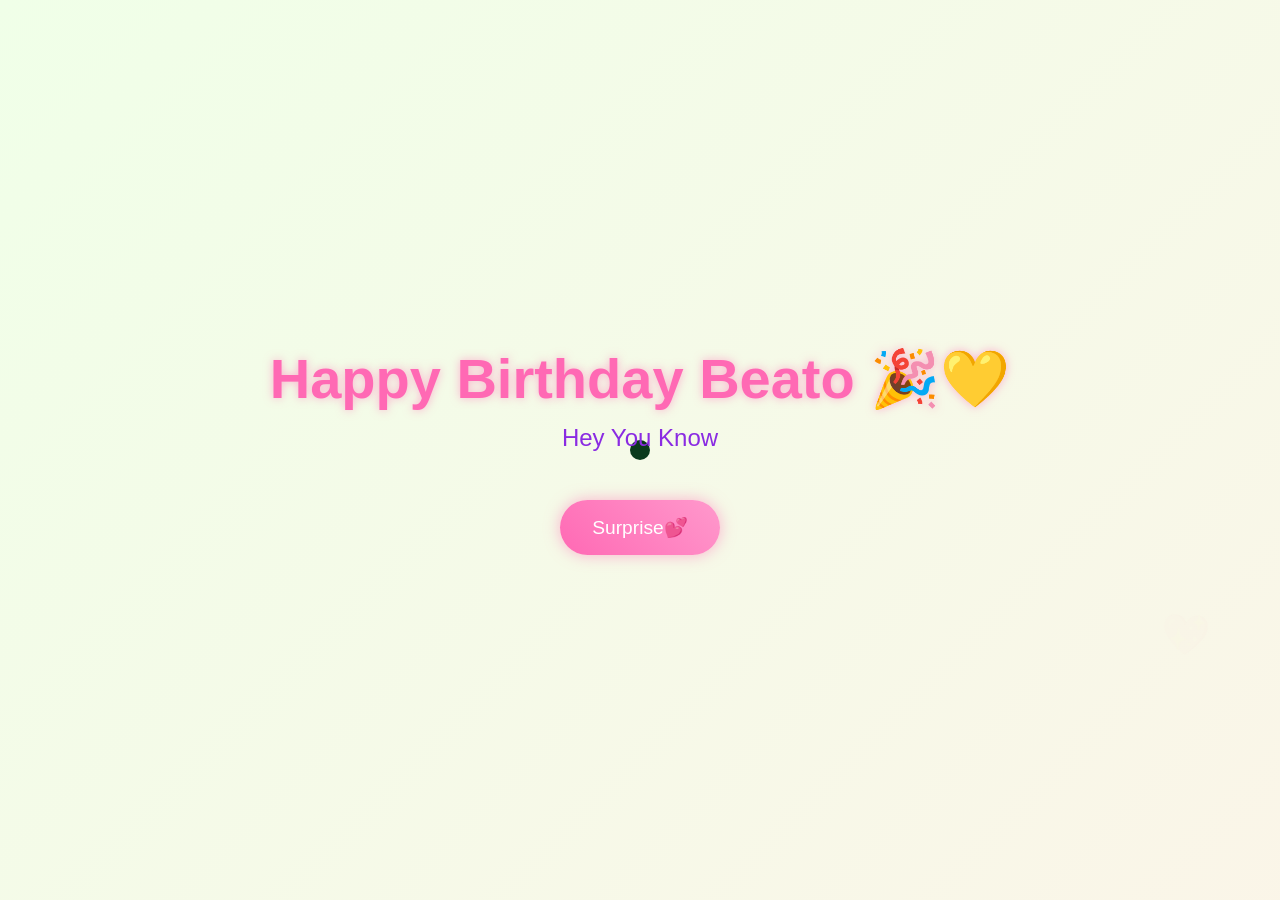
<file: index.html>
<!DOCTYPE html>
<html lang="en">
<head>
    <meta charset="UTF-8">
    <meta name="viewport" content="width=device-width, initial-scale=1.0">
    <title>Happy Birthday</title>
    <script src="https://cdnjs.cloudflare.com/ajax/libs/gsap/3.12.2/gsap.min.js"></script>
    <link rel="stylesheet" href="style.css">
    <style>
        /* Hide the notice by default (for laptops/desktops) */
        .experience-notice {
            display: none;
            width: 100%;
            text-align: center;
            padding: 12px 0;
            font-size: 0.85rem;
            color: #444;
            background: #fffbe6; /* Light yellow warning vibe */
            border-bottom: 1px solid #ffe58f;
            font-family: sans-serif;
            position: relative;
            z-index: 1000;
        }

        /* Only show the notice on screens smaller than 768px (phones/tablets) */
        @media only screen and (max-width: 768px) {
            .experience-notice {
                display: block;
            }
        }
    </style>
</head>
<body>
    <!-- This will only be visible on mobile -->
    <div class="experience-notice">
        💻 For the best experience, use a laptop
    </div>

    <div class="cursor"></div>
    <div class="container">
        <h1>Happy Birthday Beato 🎉💛</h1>
        <div class="greeting"></div>
        <button class="cta-button">Surprise💕</button>
    </div>

    <script src="script.js"></script>
</body>
</html>
</file>
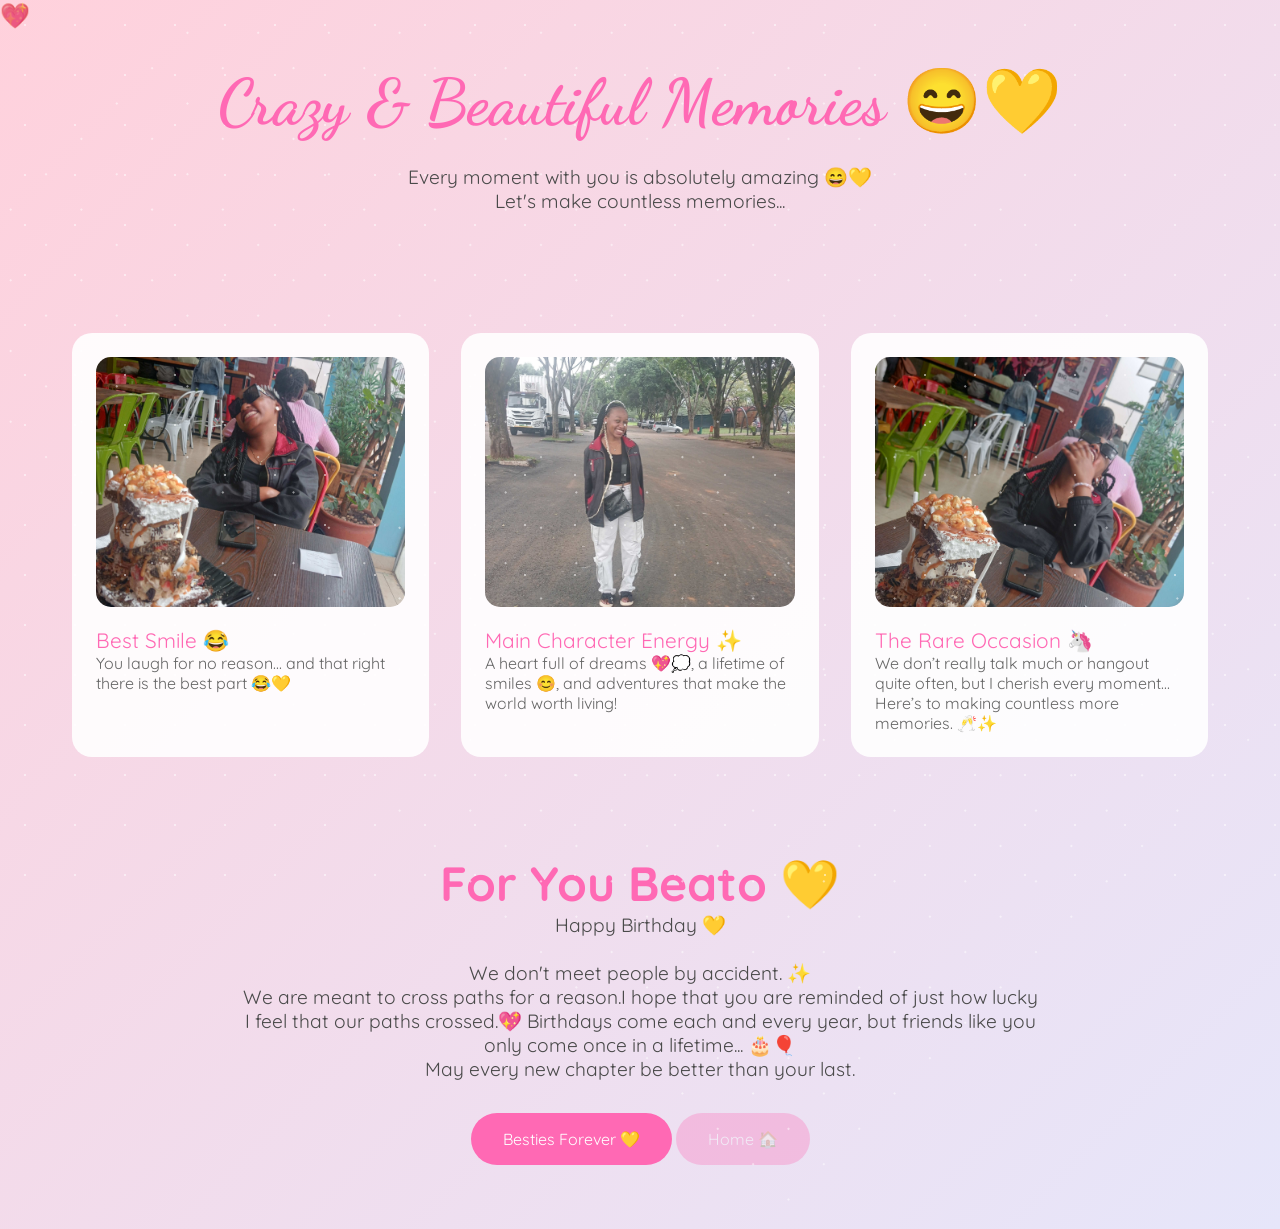
<file: last.html>
<!DOCTYPE html>
<html lang="en">

<head>
    <meta charset="UTF-8">
    <meta name="viewport" content="width=device-width, initial-scale=1.0">
    <title>Our Crazy Memories 😄💛</title>
    <style>
        @import url('https://fonts.googleapis.com/css2?family=Dancing+Script:wght@700&family=Quicksand:wght@300;400;500;600&display=swap');

        * {
            margin: 0;
            padding: 0;
            box-sizing: border-box;
        }

        body {
            min-height: 100vh;
            background: linear-gradient(135deg,
                    #ffd1dc 0%,
                    #e6e6fa 25%,
                    #ffefd5 50%,
                    #e6e6fa 75%,
                    #ffd1dc 100%);
            background-size: 400% 400%;
            animation: gradientFlow 15s ease infinite;
            font-family: 'Quicksand', sans-serif;
            overflow-x: hidden;
            color: #4a4a4a;
        }

        @keyframes gradientFlow {
            0% { background-position: 0% 50%; }
            50% { background-position: 100% 50%; }
            100% { background-position: 0% 50%; }
        }

        .magic-sparkles {
            position: fixed;
            top: 0;
            left: 0;
            width: 100%;
            height: 100%;
            pointer-events: none;
            z-index: 1;
        }

        .magic-sparkles::before,
        .magic-sparkles::after {
            content: '';
            position: absolute;
            width: 100%;
            height: 100%;
            background-image: radial-gradient(circle, white 1px, transparent 1px);
            background-size: 50px 50px;
            animation: sparkleLayer 8s linear infinite;
            opacity: 0.5;
        }

        .magic-sparkles::after {
            animation-delay: -4s;
            transform: rotate(45deg);
        }

        @keyframes sparkleLayer {
            0% { transform: translateY(0); }
            100% { transform: translateY(-50px); }
        }

        .floating-hearts {
            position: fixed;
            width: 100%;
            height: 100%;
            pointer-events: none;
            z-index: 2;
        }

        .heart {
            position: absolute;
            font-size: 1.5rem;
            color: rgba(255, 105, 180, 0.6);
            animation: floatHeart var(--float-duration, 6s) ease-in-out infinite;
            animation-delay: var(--delay, 0s);
        }

        @keyframes floatHeart {
            0% { transform: translate(0, 100vh) rotate(0deg); }
            100% { transform: translate(var(--translate-x, 0), -100vh) rotate(360deg); }
        }

        .welcome {
            text-align: center;
            padding: 4rem 2rem;
            position: relative;
            z-index: 3;
        }

        .welcome h1 {
            font-family: 'Dancing Script', cursive;
            font-size: 4rem;
            color: #ff69b4;
        }

        .welcome p {
            font-size: 1.2rem;
            max-width: 600px;
            margin: 1.5rem auto;
        }

        .memory-container {
            max-width: 1200px;
            margin: 0 auto;
            padding: 2rem;
            display: grid;
            grid-template-columns: repeat(auto-fit, minmax(300px, 1fr));
            gap: 2rem;
        }

        .memory-card {
            background: rgba(255, 255, 255, 0.9);
            border-radius: 20px;
            padding: 1.5rem;
            transition: 0.4s;
        }

        .memory-card:hover {
            transform: translateY(-10px);
        }
        .memory-img {
            width: 100%;
            height: 250px;
            object-fit: cover;
            object-position: 40% 30%; /* 👈 yaha add karna hai */
            border-radius: 15px;
            margin-bottom: 1rem;
}         
        
        .img {
            width: 100%;
            height: 250px;
            object-fit: cover;
            object-position: 50% 45%; /* 👈 yaha add karna hai */
            border-radius: 15px;
            margin-bottom: 1rem;
}
       
        .img2 {
            width: 100%;
            height: 250px;
            object-fit: cover;
            object-position: 45%  30%; /* 👈 yaha add karna hai */
            border-radius: 15px;
            margin-bottom: 1rem;
}

        .memory-date {
            color: #ff69b4;
            font-size: 1.3rem;
        }

        .memory-caption {
            color: #666;
        }

        .final-message {
            text-align: center;
            padding: 4rem 2rem;
        }

        .final-message h2 {
            font-size: 3rem;
            color: #ff69b4;
        }

        .final-message p {
            font-size: 1.2rem;
            max-width: 800px;
            margin: auto;
        }

        .goodbye-btn {
            display: inline-block;
            padding: 1rem 2rem;
            margin-top: 2rem;
            background: #ff69b4;
            color: white;
            border-radius: 50px;
            text-decoration: none;
        }
    </style>
</head>

<body>

    <div class="magic-sparkles"></div>

    <div class="floating-hearts">
        <div class="heart" style="--delay:0s;">💛</div>
        <div class="heart" style="--delay:1s;">💖</div>
        <div class="heart" style="--delay:2s;">💗</div>
    </div>

    <section class="welcome">
        <h1>Crazy & Beautiful Memories 😄💛</h1>
        <p>
            Every moment with you is absolutely amazing 😄💛 <br>
                Let's make countless memories...
        </p>
    </section>

    <div class="memory-container">

        <div class="memory-card">
            <img src="./smile.jpg" class="img">
            <div class="memory-date">Best Smile 😂</div>
            <div class="memory-caption">
                You laugh for no reason... and that right there is the best part 😂💛
            </div>
        </div>

        <div class="memory-card">
    <img src="stand.jpg" class="memory-img">
    <div class="memory-date">Main Character Energy ✨</div>
    <div class="memory-caption">
        A heart full of dreams 💖💭, a lifetime of smiles 😊, and adventures that make the world worth living!
    </div>
    
</div>

    <div class="memory-card">
            <img src="tog.jpg" class="img2">
            <div class="memory-date">The Rare Occasion 🦄</div>
            <div class="memory-caption">
                We don’t really talk much or hangout quite often, but I cherish every moment... Here’s to making countless more memories. 🥂✨
            </div>
        </div>

    </div>

    <section class="final-message">
        <h2>For You Beato 💛</h2>
<p>
    Happy Birthday 💛 <br><br>

    We don't meet people by accident. ✨ <br> We are meant to cross paths for a reason.I hope that you are reminded of just how lucky I feel that our paths crossed.💖 Birthdays come each and every year, but friends like you only come once in a lifetime... 🎂🎈
    <br>
    May every new chapter be better than your last.
</p>

<!-- Navigation & Music Buttons -->
<div class="button-container">
    
    <!-- Button 1: Starts the 1:27 song -->
    <a href="javascript:void(0)" class="goodbye-btn" onclick="playBestieMusic()">
        Besties Forever 💛
    </a>

    <!-- Button 2: Locked until the song ends -->
    <a href="javascript:void(0)" id="homeBtn" class="goodbye-btn" 
       style="opacity: 0.3; cursor: not-allowed;" onclick="goHome()">
        Home 🏠
    </a>

</div>

<!-- Audio Assets -->
<audio id="bestieSong">
    <source src="hap.mpeg" type="audio/mpeg">
</audio>




</body>


<script>
    let songFinished = false;
    const bestieAudio = document.getElementById("bestieSong");
    const homeBtn = document.getElementById("homeBtn");

    function playBestieMusic() {
        // Play the music (hap.mpeg)
        bestieAudio.play();
        
        // Change button text to show it's playing
        event.target.innerHTML = "Happy Birthday... 🎵";
    }

    // This event triggers automatically when the song reaches the end
    bestieAudio.onended = function() {
        songFinished = true;
        
        // Unlock the Home button visually and functionally
        homeBtn.style.opacity = "1";
        homeBtn.style.cursor = "pointer";
        homeBtn.innerHTML = "Home 🏠";
        
    };

    function goHome() {
        if (songFinished) {
            window.location.href = "index.html";
        } else {
            
            alert("Opps hutaki kuskiza wimbo 😭💔");
        }
    }
</script>

</html>
</file>
<file: style.css>
* {
    margin: 0;
    padding: 0;
    box-sizing: border-box;
    cursor: none;
}

body {
    min-height: 100vh;
    display: flex;
    flex-direction: column;
    align-items: center;
    justify-content: center;
    background: linear-gradient(-45deg, #fee9f7, #e8f5fe, #fef2e8, #f0ffe8);
    background-size: 400% 400%;
    animation: gradientBG 15s ease infinite;
    font-family: 'Arial Rounded MT Bold', Arial, sans-serif;
    overflow: hidden;
    position: relative;
}

.cursor {
    width: 20px;
    height: 20px;
    background: pink;
    border-radius: 50%;
    position: fixed;
    pointer-events: none;
    mix-blend-mode: difference;
    transition: transform 0.2s;
}

.container {
    text-align: center;
    z-index: 1;
}

h1 {
    font-size: 3.5rem;
    color: #ff69b4;
    text-shadow: 0 0 10px rgba(255, 105, 180, 0.5);
    margin-bottom: 2rem;
    opacity: 0;
}

.greeting {
    font-size: 1.5rem;
    color: #8a2be2;
    margin-bottom: 3rem;
    min-height: 2em;
}

.cta-button {
    padding: 1rem 2rem;
    font-size: 1.2rem;
    background: linear-gradient(45deg, #ff69b4, #ff99cc);
    border: none;
    border-radius: 50px;
    color: white;
    cursor: pointer;
    box-shadow: 0 0 15px rgba(255, 105, 180, 0.5);
    transition: transform 0.3s, box-shadow 0.3s;
    opacity: 0;
}

.cta-button:hover {
    transform: scale(1.1);
    box-shadow: 0 0 25px rgba(255, 105, 180, 0.7);
}

.floating {
    position: absolute;
    pointer-events: none;
    opacity: 0;
}

@keyframes gradientBG {
    0% { background-position: 0% 50%; }
    50% { background-position: 100% 50%; }
    100% { background-position: 0% 50%; }
}

@media (max-width: 768px) {
    h1 { font-size: 2rem; }
    .greeting { font-size: 1.2rem; }
    .cta-button { font-size: 1rem; }
}
</file>
